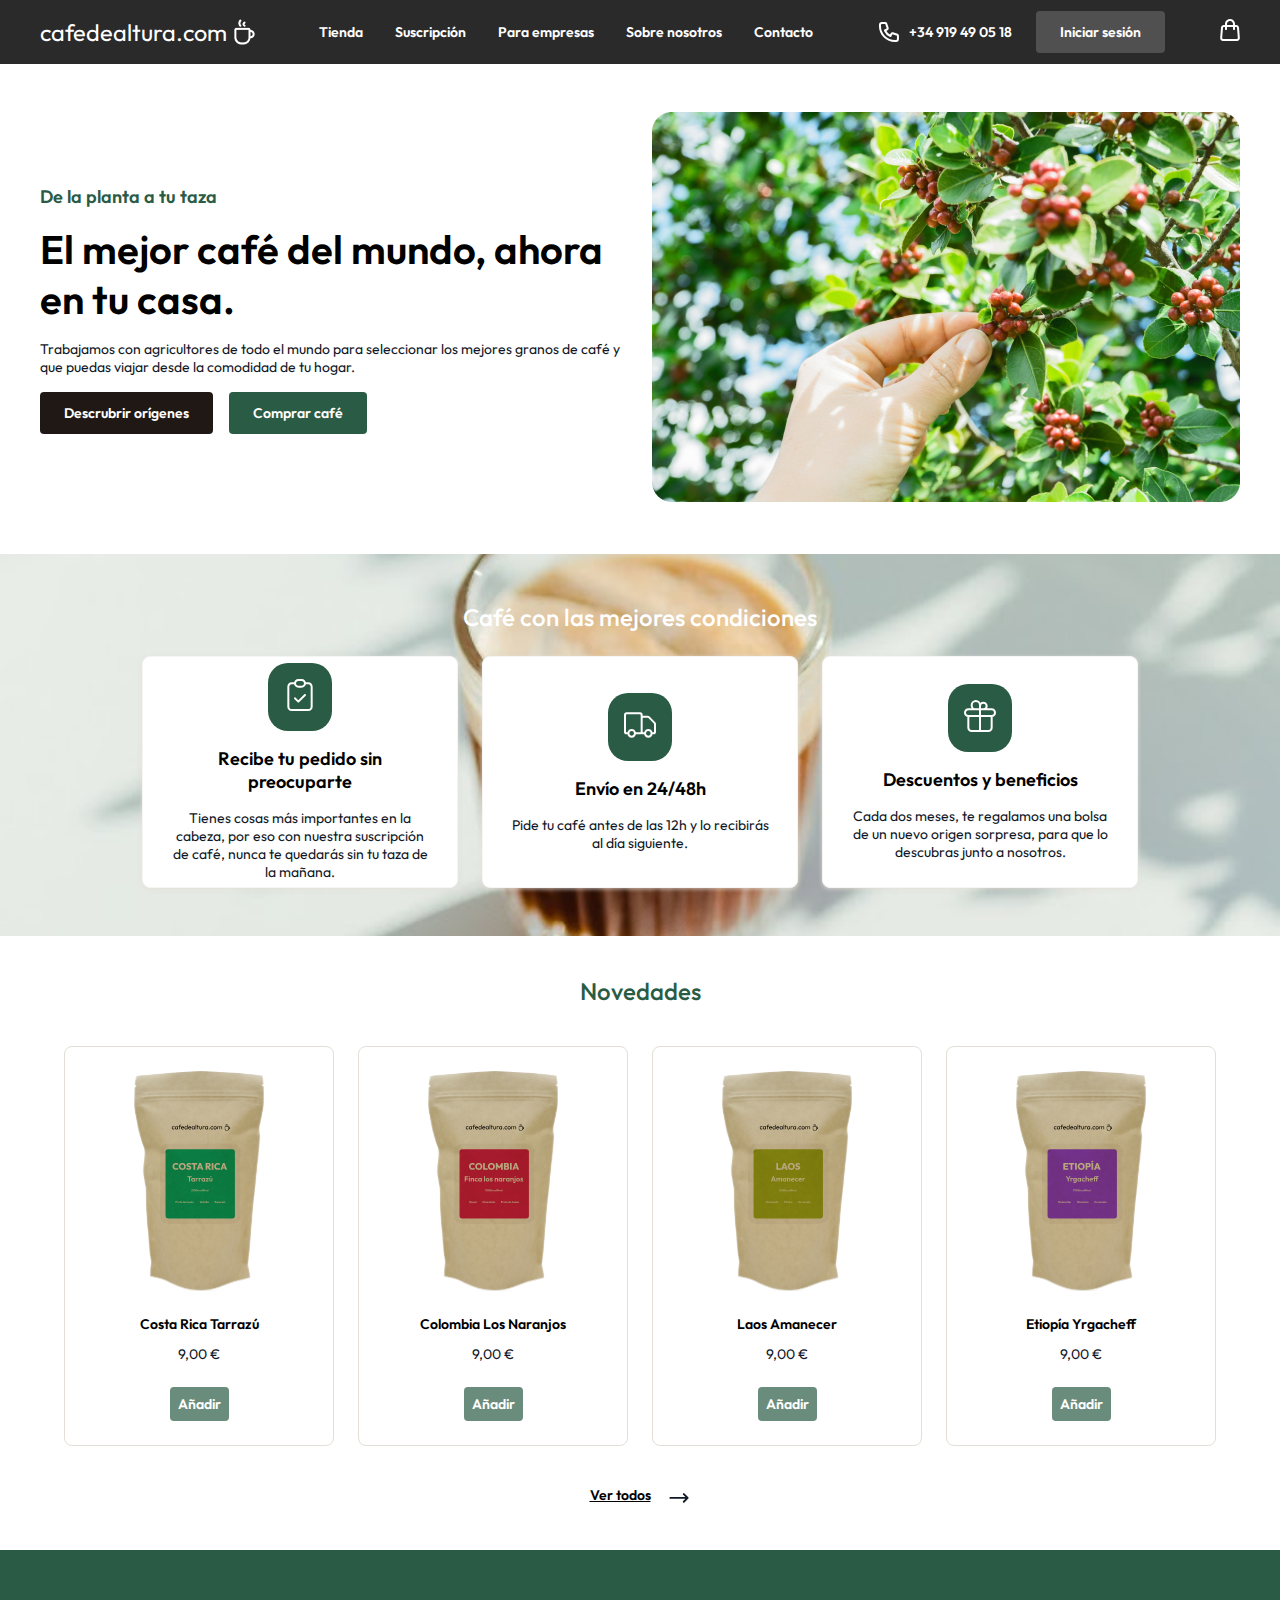
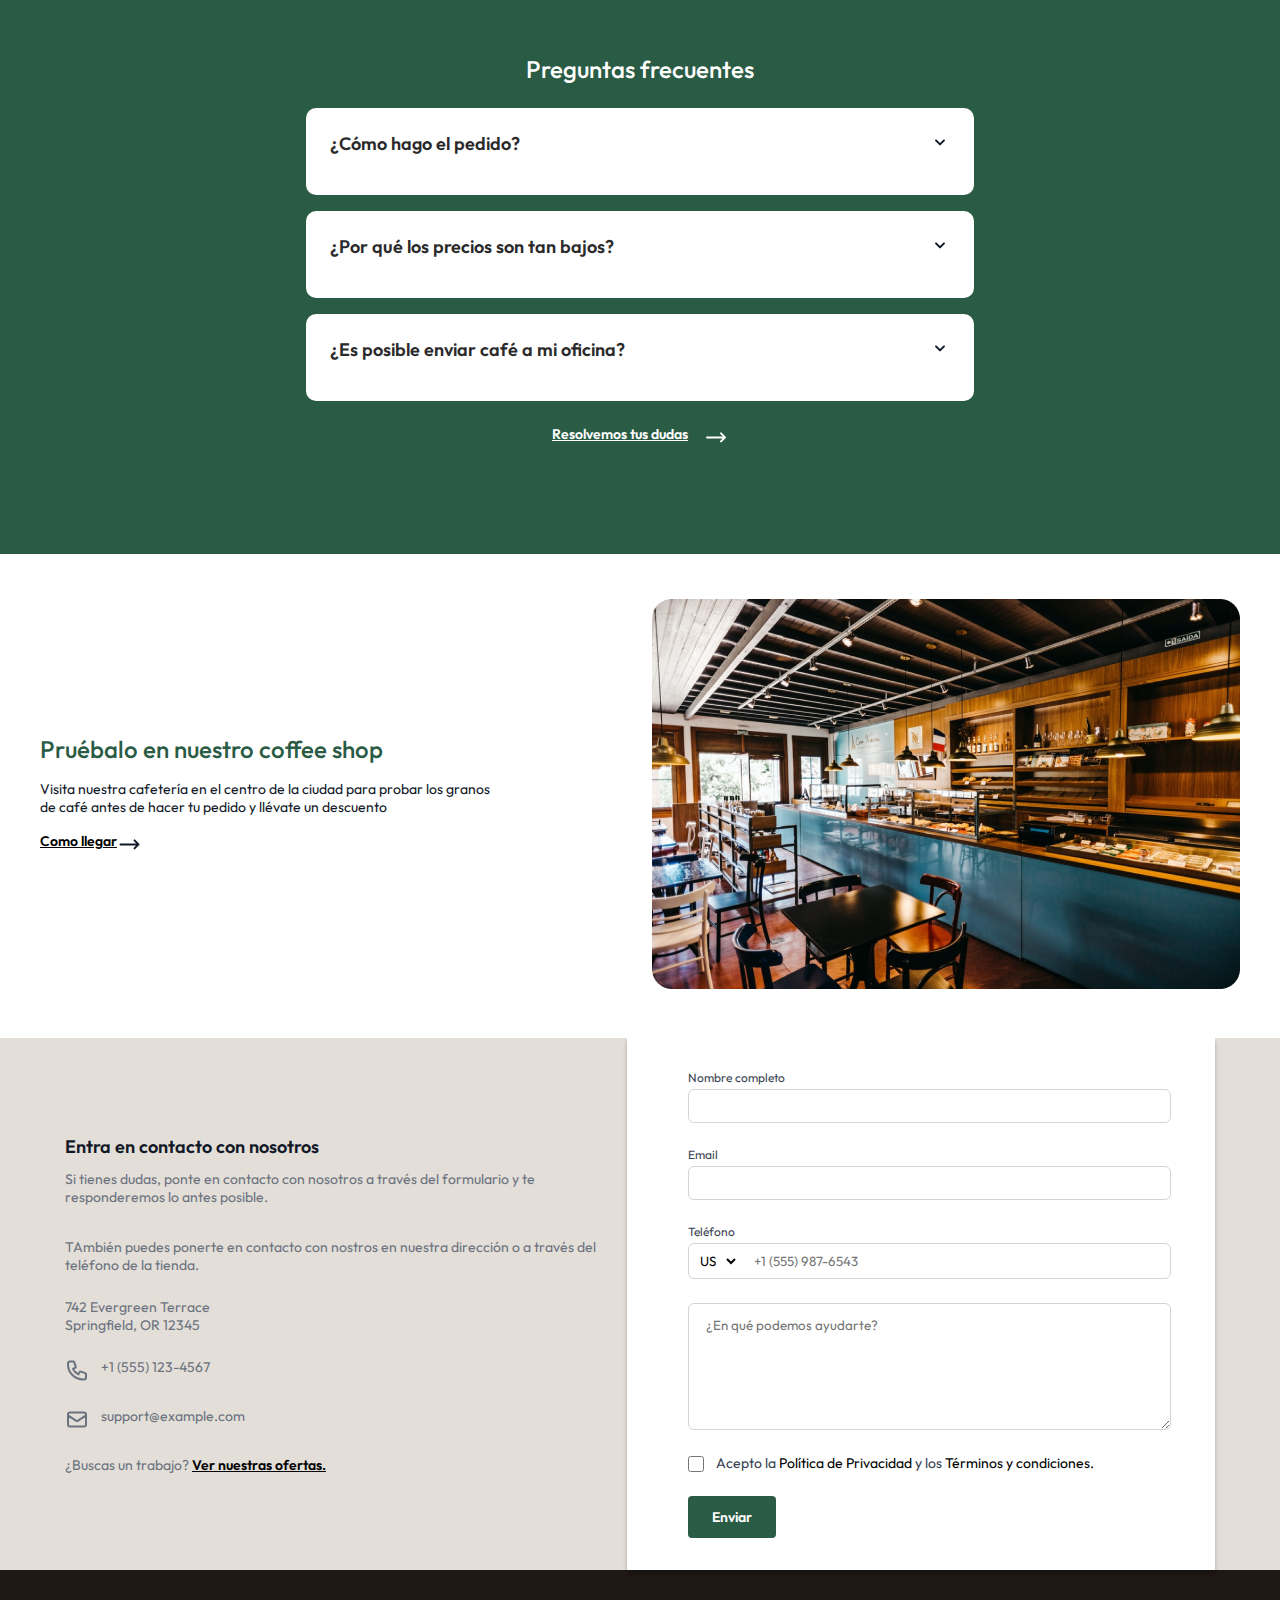
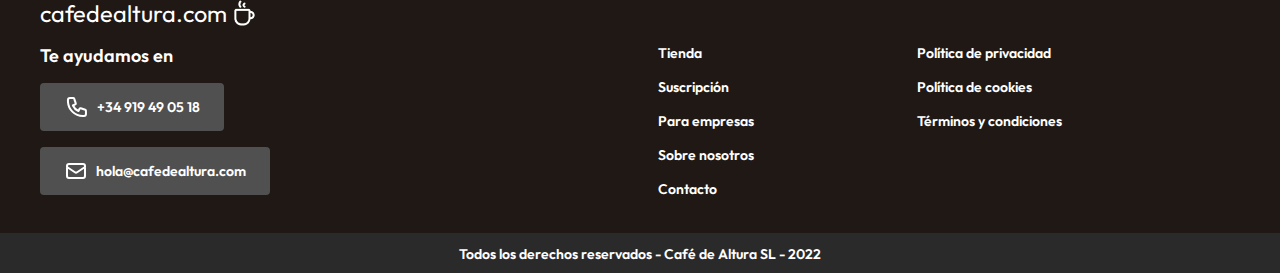
<file: index.html>
<!DOCTYPE html>
<html lang="en">
  <head>
    <meta charset="UTF-8" />
    <meta name="viewport" content="width=device-width, initial-scale=1.0" />
    <link rel="preconnect" href="https://fonts.googleapis.com" />
    <link rel="preconnect" href="https://fonts.gstatic.com" crossorigin />
    <link
      href="https://fonts.googleapis.com/css2?family=Outfit&display=swap"
      rel="stylesheet"
    />
    <link rel="stylesheet" href="style.css" />
    <title>Café de Altura</title>
  </head>
  <body>
    <!-- ------------------------------------------------- NAVBAR SECTION --------------------------------------------- -->
    <header class="display-flex header">
      <nav class="navbar display-flex">
        <figure class="navbar-logo display-flex">
          <a href="index.html"><h4 class="logo">cafedealtura.com</h4></a>
          <img src="assets/icons/ps_coffee-hot.png" alt="logo icon" />
        </figure>

        <ul class="display-flex">
          <li>
            <a href="tienda.html"><button>Tienda</button></a>
          </li>

          <li>
            <a href=""><button>Suscripción</button></a>
          </li>

          <li>
            <a href=""><button>Para empresas</button></a>
          </li>

          <li>
            <a href=""><button>Sobre nosotros</button></a>
          </li>

          <li>
            <a href=""><button>Contacto</button></a>
          </li>
        </ul>

        <div class="navbar-number-and-login display-flex">
          <figure class="display-flex">
            <img src="assets/icons/Phone.svg" alt="phone icon" />
            <p class="phone-number">+34 919 49 05 18</p>
          </figure>

          <a href=""><button>Iniciar sesión</button></a>
        </div>

        <figure class="cart-icon display-flex">
          <a href="cesta.html"
            ><img src="assets/icons/cart-bag-icon.png" alt="cart icon"
          /></a>
        </figure>
      </nav>
    </header>

    <!-- ------------------------------------------------- MAIN SECTION (HERO)--------------------------------------------- -->

    <section class="main-section">
      <main class="wrapper display-flex">
        <article class="main-left-info display-flex">
          <h3>De la planta a tu taza</h3>
          <h1>El mejor café del mundo, ahora en tu casa.</h1>
          <p>
            Trabajamos con agricultores de todo el mundo para seleccionar los
            mejores granos de café y que puedas viajar desde la comodidad de tu
            hogar.
          </p>
          <div class="main-buttons display-flex">
            <a href="">
              <button class="black-button">Descrubrir orígenes</button>
            </a>
            <a href="tienda.html">
              <button class="green-button">Comprar café</button>
            </a>
          </div>
        </article>
        <figure class="main-image">
          <img
            src="assets/images/Hero image.png"
            alt="a hand taking coffe from a tree"
          />
        </figure>
      </main>
    </section>

    <!-- ------------------------------------------------- CONDITIONS SECTION (CARDS)--------------------------------------------- -->

    <section class="display-flex conditions-section">
      <h2 class="white-h2">Café con las mejores condiciones</h2>
      <div class="display-flex cards-container">
        <article class="display-flex condition-cards">
          <figure class="condition-cards-icon">
            <img src="assets/icons/Clipboard check.svg" alt="" />
          </figure>
          <h3>Recibe tu pedido sin preocuparte</h3>
          <p>
            Tienes cosas más importantes en la cabeza, por eso con nuestra
            suscripción de café, nunca te quedarás sin tu taza de la mañana.
          </p>
        </article>

        <article class="display-flex condition-cards">
          <figure class="condition-cards-icon">
            <img src="assets/icons/Truck.svg" alt="" />
          </figure>
          <h3>Envío en 24/48h</h3>
          <p>Pide tu café antes de las 12h y lo recibirás al día siguiente.</p>
        </article>

        <article class="display-flex condition-cards">
          <figure class="condition-cards-icon">
            <img src="assets/icons/Gift.svg" alt="" />
          </figure>
          <h3>Descuentos y beneficios</h3>
          <p>
            Cada dos meses, te regalamos una bolsa de un nuevo origen sorpresa,
            para que lo descubras junto a nosotros.
          </p>
        </article>
      </div>
    </section>

    <!-- ------------------------------------------------- NEW PEODUCTS SECTION (CARDS)--------------------------------------------- -->

    <section class="display-flex new-products-section">
      <h2>Novedades</h2>

      <div class="display-flex products-container">
        <!-- ------------- COFFE CARD 1 ------------------- -->
        <div class="display-flex new-product-container">
          <figure class="display-flex coffe-bag">
            <img src="assets/images/bag1.svg" alt="" />
          </figure>

          <figcaption class="display-flex">
            <h5>Costa Rica Tarrazú</h5>
            <p>9,00 €</p>
          </figcaption>
          <a href=""><button>Añadir</button></a>
        </div>
        <!-- ------------- COFFE CARD 2 ------------------- -->
        <div class="display-flex new-product-container">
          <figure class="display-flex coffe-bag">
            <img src="assets/images/bag2.svg" alt="" />
          </figure>
          <figcaption class="display-flex">
            <h5>Colombia Los Naranjos</h5>
            <p>9,00 €</p>
          </figcaption>
          <a href=""><button>Añadir</button></a>
        </div>
        <!-- ------------- COFFE CARD 3 ------------------- -->
        <div class="display-flex new-product-container">
          <figure class="display-flex coffe-bag">
            <img src="assets/images/bag3.svg" alt="" />
          </figure>
          <figcaption class="display-flex">
            <h5>Laos Amanecer</h5>
            <p>9,00 €</p>
          </figcaption>
          <a href=""><button>Añadir</button></a>
        </div>
        <!-- ------------- COFFE CARD 4 ------------------- -->
        <div class="display-flex new-product-container">
          <figure class="display-flex coffe-bag">
            <img src="assets/images/bag4.svg" alt="" />
          </figure>
          <figcaption class="display-flex">
            <h5>Etiopía Yrgacheff</h5>
            <p>9,00 €</p>
          </figcaption>
          <a href=""><button>Añadir</button></a>
        </div>
      </div>
      <footer class="display-flex new-product-footer">
        <a href="tienda.html" class="footer-link">Ver todos</a>
        <img src="assets/icons/Arrow narrow right.svg" alt="" />
      </footer>
    </section>

    <!-- ------------------------------------------------- FAQ SECTION --------------------------------------------- -->

    <section class="display-flex faq-section">
      <header>
        <h2 class="white-h2">Preguntas frecuentes</h2>
      </header>

      <div class="display-flex faq-container">
        <article class="display-flex">
          <div class="display-flex question-title">
            <h3>¿Cómo hago el pedido?</h3>
            <button
              class="arrow-button answer-button-1 faq-button-hover"
              type="button"
            ></button>
          </div>

          <div class="display-flex flex-column answers answer-1">
            <img src="assets/images/Divider.jpg" alt="" />

            <p class="faq-answers">
              Selecciona el café que desees probar y completa el proceso de
              compra. Si lo prefieres, te preguntaremos cada cuánto quieres que
              te lo mandemos a casa y así nunca te quedarás sin café.
            </p>
          </div>
        </article>

        <article class="display-flex">
          <div class="display-flex question-title">
            <h3>¿Por qué los precios son tan bajos?</h3>
            <button class="arrow-button answer-2"></button>
          </div>

          <div class="display-flex flex-column answers answer-2">
            <img src="assets/images/Divider.jpg" alt="" />
            <p class="faq-answers">
              Viajamos constantemente para encontrar los mejores granos y a los
              agricultores más exigentes. Si podemos ofrecerte estos precios es
              porque tratamos directamente con los productores de café, sin
              intermediarios. Así obtenemos el mejor precio para ti y la persona
              que está detrás de los granos de café recibe el mayor beneficio
              posible.
            </p>
          </div>
        </article>

        <article class="display-flex">
          <div class="display-flex question-title">
            <h3>¿Es posible enviar café a mi oficina?</h3>
            <button class="arrow-button answer-3"></button>
          </div>

          <div class="display-flex flex-column answers answer-2">
            <img src="assets/images/Divider.jpg" alt="" />
            <p class="faq-answers">
              Lorem ipsum dolor sit amet consectetur adipisicing elit. Quidem,
              autem corrupti. Rerum, aliquid, nobis aspernatur culpa quo dolores
              molestias deserunt maxime sapiente tempora delectus distinctio
              atque quam dolor, nostrum tenetur.
            </p>
          </div>
        </article>
      </div>

      <footer class="display-flex">
        <a class="footer-link" href="">Resolvemos tus dudas</a>
        <img src="assets/icons/Arrow narrow right white.svg" alt="" />
      </footer>
      <!-- </div> -->
    </section>

    <!-- ------------------------------------------------- TASTE SECTION --------------------------------------------- -->

    <section class="displa-flex taste-section">
      <div class="display-flex taste-container">
        <aside class="display-flex">
          <h2>Pruébalo en nuestro coffee shop</h2>
          <p>
            Visita nuestra cafetería en el centro de la ciudad para probar los
            granos de café antes de hacer tu pedido y llévate un descuento
          </p>
          <footer class="display-flex">
            <a class="footer-link" href="">Como llegar</a>
            <img src="assets/icons/Arrow narrow right.svg" alt="" />
          </footer>
        </aside>

        <figure>
          <img src="assets/images/Hero image taste.png" alt="" />
        </figure>
      </div>
    </section>

    <!-- ------------------------------------------------- SPLIT TWO TONES SECTION --------------------------------------------- -->

    <section class="display-flex split-tones-section">
      <div class="display-flex split-container">
        <article class="display-flex flex-column">
          <div class="display-flex flex-column title">
            <h3>Entra en contacto con nosotros</h3>
            <p>
              Si tienes dudas, ponte en contacto con nosotros a través del
              formulario y te responderemos lo antes posible.
            </p>
          </div>

          <div class="display-flex flex-column information-container">
            <p>
              TAmbién puedes ponerte en contacto con nostros en nuestra
              dirección o a través del teléfono de la tienda.
            </p>

            <div class="display-flex flex-column address">
              <p>742 Evergreen Terrace</p>
              <p>Springfield, OR 12345</p>
            </div>

            <div class="display-flex phone-number">
              <img src="assets/icons/Phone-grey.svg" alt="" />
              <p>+1 (555) 123-4567</p>
            </div>

            <div class="display-flex support-mail">
              <img src="assets/icons/Mail-icon.svg" alt="" />
              <p>support@example.com</p>
            </div>

            <p>
              ¿Buscas un trabajo?
              <a class="footer-link" href="">Ver nuestras ofertas.</a>
            </p>
          </div>
        </article>

        <aside class="display-flex form-container">
          <form class="display-flex flex-column" action="">
            <div class="display-flex flex-column input-gap">
              <label for="">Nombre completo</label>
              <input class="form-inputs" type="text" />
            </div>

            <div class="display-flex flex-column input-gap">
              <label for="">Email</label>
              <input class="form-inputs" type="text" />
            </div>

            <div class="display-flex flex-column input-gap">
              <label for="">Teléfono</label>

              <div
                class="display-flex form-inputs number-focus phone-information"
              >
                <select class="phone-cod-selection" id="country" name="country">
                  <option>ES</option>
                  <option selected>US</option>
                </select>

                <input
                  class="number-input number-focus"
                  type="tel"
                  placeholder="+1 (555) 987-6543"
                />
              </div>
            </div>

            <div class="display-flex flex-column">
              <label for=""> </label>
              <textarea
                class="form-inputs"
                name=""
                id=""
                cols="60"
                rows="7"
                placeholder="¿En qué podemos ayudarte?"
              ></textarea>
            </div>

            <div class="display-flex privacy-info">
              <input class="form-checkbox" type="checkbox" />
              <p>
                Acepto la <a href="">Política de Privacidad</a> y los
                <a href="">Términos y condiciones.</a>
              </p>
            </div>
            <div class="form-button">
              <button>Enviar</button>
            </div>
          </form>
        </aside>
      </div>
    </section>

    <!-- ------------------------------------------------- FOOTER SECTION --------------------------------------------- -->

    <section class="display-flex flex-column page-footer">
      <article class="display-flex flex-column footer-info-container">
        <figure class="navbar-logo display-flex">
          <a href="index.html"><h4 class="logo">cafedealtura.com</h4></a>
          <img src="assets/icons/ps_coffee-hot.png" alt="logo icon" />
        </figure>

        <div class="display-flex footer-info">
          <div class="display-flex flex-column footer-support">
            <h3>Te ayudamos en</h3>
            <a href="">
              <button>
                <figure class="display-flex">
                  <img src="assets/icons/Phone.svg" alt="phone icon" />
                  <p class="phone-number">+34 919 49 05 18</p>
                </figure>
              </button>
            </a>

            <a href="">
              <button>
                <figure class="display-flex">
                  <img src="assets/icons/Mail-white.svg" alt="mail icon" />
                  <p class="">hola@cafedealtura.com</p>
                </figure>
              </button>
            </a>
          </div>

          <div class="display-flex footer-column column-1">
            <ul class="display-flex flex-column">
              <li>
                <a href="tienda.html">Tienda</a>
              </li>

              <li>
                <a href="">Suscripción</a>
              </li>

              <li>
                <a href="">Para empresas</a>
              </li>

              <li>
                <a href="">Sobre nosotros</a>
              </li>

              <li>
                <a href="">Contacto</a>
              </li>
            </ul>
          </div>

          <div class="display-flex footer-column column-2">
            <ul class="display-flex flex-column">
              <li>
                <a href="">Política de privacidad</a>
              </li>

              <li>
                <a href="">Política de cookies</a>
              </li>

              <li>
                <a href="">Términos y condiciones</a>
              </li>
            </ul>
          </div>
        </div>
      </article>
      <footer class="display-flex copyright-footer">
        <p>Todos los derechos reservados - Café de Altura SL - 2022</p>
      </footer>
    </section>
  </body>
</html>
</file>
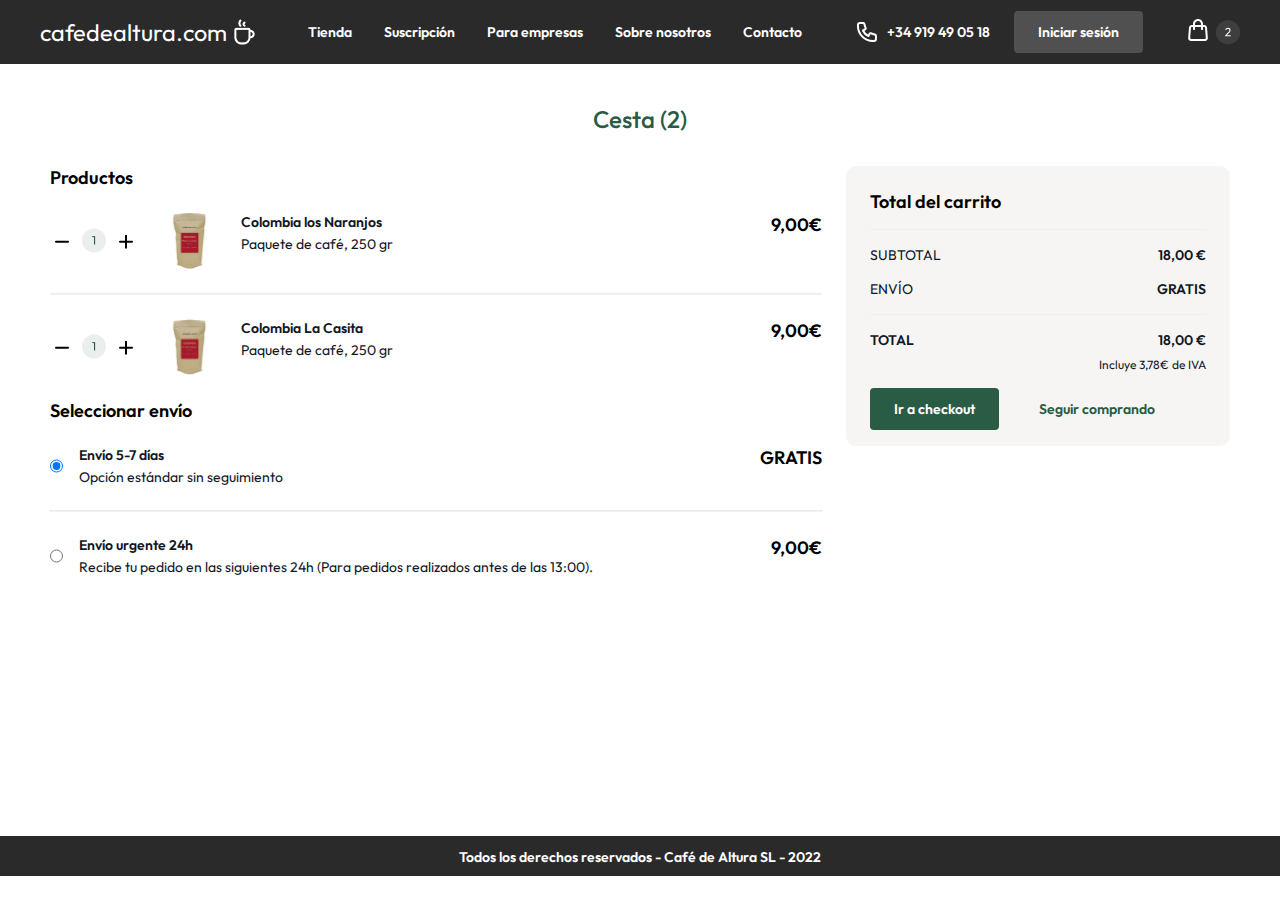
<file: cesta.html>
<!DOCTYPE html>
<html lang="en">
  <head>
    <meta charset="UTF-8" />
    <meta name="viewport" content="width=device-width, initial-scale=1.0" />
    <link rel="preconnect" href="https://fonts.googleapis.com" />
    <link rel="preconnect" href="https://fonts.gstatic.com" crossorigin />
    <link
      href="https://fonts.googleapis.com/css2?family=Outfit&display=swap"
      rel="stylesheet"
    />
    <link rel="stylesheet" href="style.css" />
    <title>Café de Altura / Cesta</title>
  </head>
  <body>
    <!-- ------------------------------------------------- NAVBAR SECTION --------------------------------------------- -->
    <header class="display-flex header">
      <nav class="navbar display-flex">
        <figure class="navbar-logo display-flex">
          <a href="index.html"><h4 class="logo">cafedealtura.com</h4></a>
          <img src="assets/icons/ps_coffee-hot.png" alt="logo icon" />
        </figure>

        <ul class="display-flex">
          <li>
            <a href="tienda.html"><button>Tienda</button></a>
          </li>

          <li>
            <a href=""><button>Suscripción</button></a>
          </li>

          <li>
            <a href=""><button>Para empresas</button></a>
          </li>

          <li>
            <a href=""><button>Sobre nosotros</button></a>
          </li>

          <li>
            <a href=""><button>Contacto</button></a>
          </li>
        </ul>

        <div class="navbar-number-and-login display-flex">
          <figure class="display-flex">
            <img src="assets/icons/Phone.svg" alt="phone icon" />
            <p class="phone-number">+34 919 49 05 18</p>
          </figure>

          <a href=""><button>Iniciar sesión</button></a>
        </div>

        <figure class="cart-icon display-flex">
          <a href="cesta.html"
            ><img src="assets/icons/cart-bag-icon.png" alt="cart icon"
          /></a>
          <img src="./assets/icons/cart-number.png" alt="" />
        </figure>
      </nav>
    </header>

    <!-- ------------------------------------------------- CART SECTION --------------------------------------------- -->

    <section class="display-flex flex-column cart-section">
      <h2>Cesta (2)</h2>

      <div class="display-flex cart-products-and-total-container">
        <main class="display-flex flex-column cart-products">
          <h3>Productos</h3>

          <div class="display-flex products">
            <div class="display-flex product-counter">
              <button class="minus-button"></button>
              <img src="assets/images/Counter.png" alt="" />
              <button class="plus-button"></button>
            </div>

            <figure class="display-flex product-img">
              <img src="assets/images/Coffee bag 1 cart.png" alt="" />
            </figure>
            <div class="display-flex flex-column product-column">
              <p class="product-name">Colombia los Naranjos</p>
              <p class="product-detail">Paquete de café, 250 gr</p>
            </div>

            <h3 class="product-price">9,00€</h3>
          </div>

          <img src="assets/images/Divider.jpg" alt="" class="divider-line" />

          <div class="display-flex products">
            <div class="display-flex product-counter">
              <button class="minus-button"></button>

              <img src="assets/images/Counter.png" alt="" />

              <button class="plus-button"></button>
            </div>

            <figure class="display-flex product-img">
              <img src="assets/images/Coffee bag 2 cart.png" alt="" />
            </figure>
            <div class="display-flex flex-column product-column">
              <p class="product-name">Colombia La Casita</p>
              <p class="product-detail">Paquete de café, 250 gr</p>
            </div>

            <h3 class="product-price">9,00€</h3>
          </div>

          <h3 class="shipping-selection-title">Seleccionar envío</h3>

          <div class="display-flex free-shipping-option">
            <input type="radio" name="shipping" id="" checked />
            <div class="display-flex flex-column shipping-days">
              <p class="free shipping-time">Envío 5-7 días</p>
              <p class="free shipping-detail">
                Opción estándar sin seguimiento
              </p>
            </div>
            <h3>GRATIS</h3>
          </div>

          <img src="assets/images/Divider.jpg" alt="" class="divider-line" />

          <div class="display-flex urgent-shipping-option">
            <input type="radio" name="shipping" id="" />
            <div class="display-flex flex-column shipping-days">
              <p class="urgent shipping-time">Envío urgente 24h</p>
              <p class="urgent shipping-detail">
                Recibe tu pedido en las siguientes 24h (Para pedidos realizados
                antes de las 13:00).
              </p>
            </div>
            <h3>9,00€</h3>
          </div>
        </main>

        <aside class="display-flex flex-column cart-total-container">
          <div class="display-flex flex-column cart-amounts">
            <h3>Total del carrito</h3>
            <img
              src="assets/images/Divider.jpg"
              alt=""
              class="divider-line-total"
            />
            <div class="display-flex flex-space-between subtotal-container">
              <p>SUBTOTAL</p>
              <p class="amount weight-600-text">18,00 €</p>
            </div>

            <div class="display-flex flex-space-between shipping-container">
              <p>ENVÍO</p>
              <p class="amount weight-600-text">GRATIS</p>
            </div>
            <img
              src="assets/images/Divider.jpg"
              alt=""
              class="divider-line-total"
            />
            <div class="display-flex flex-space-between">
              <p class="weight-600-text">TOTAL</p>
              <div class="display-flex flex-column total-payment">
                <p class="amount weight-600-text">18,00 €</p>
                <p class="iva-amount">Incluye 3,78€ de IVA</p>
              </div>
            </div>
          </div>

          <div class="display-flex total-buttons">
            <a href="checkout.html"
              ><button class="checkout-button">Ir a checkout</button></a
            >
            <a href="tienda.html"
              ><button class="keep-shopping-button">Seguir comprando</button></a
            >
          </div>
        </aside>
      </div>
    </section>

    <footer class="display-flex copyright-footer">
      <p>Todos los derechos reservados - Café de Altura SL - 2022</p>
    </footer>
  </body>
</html>
</file>
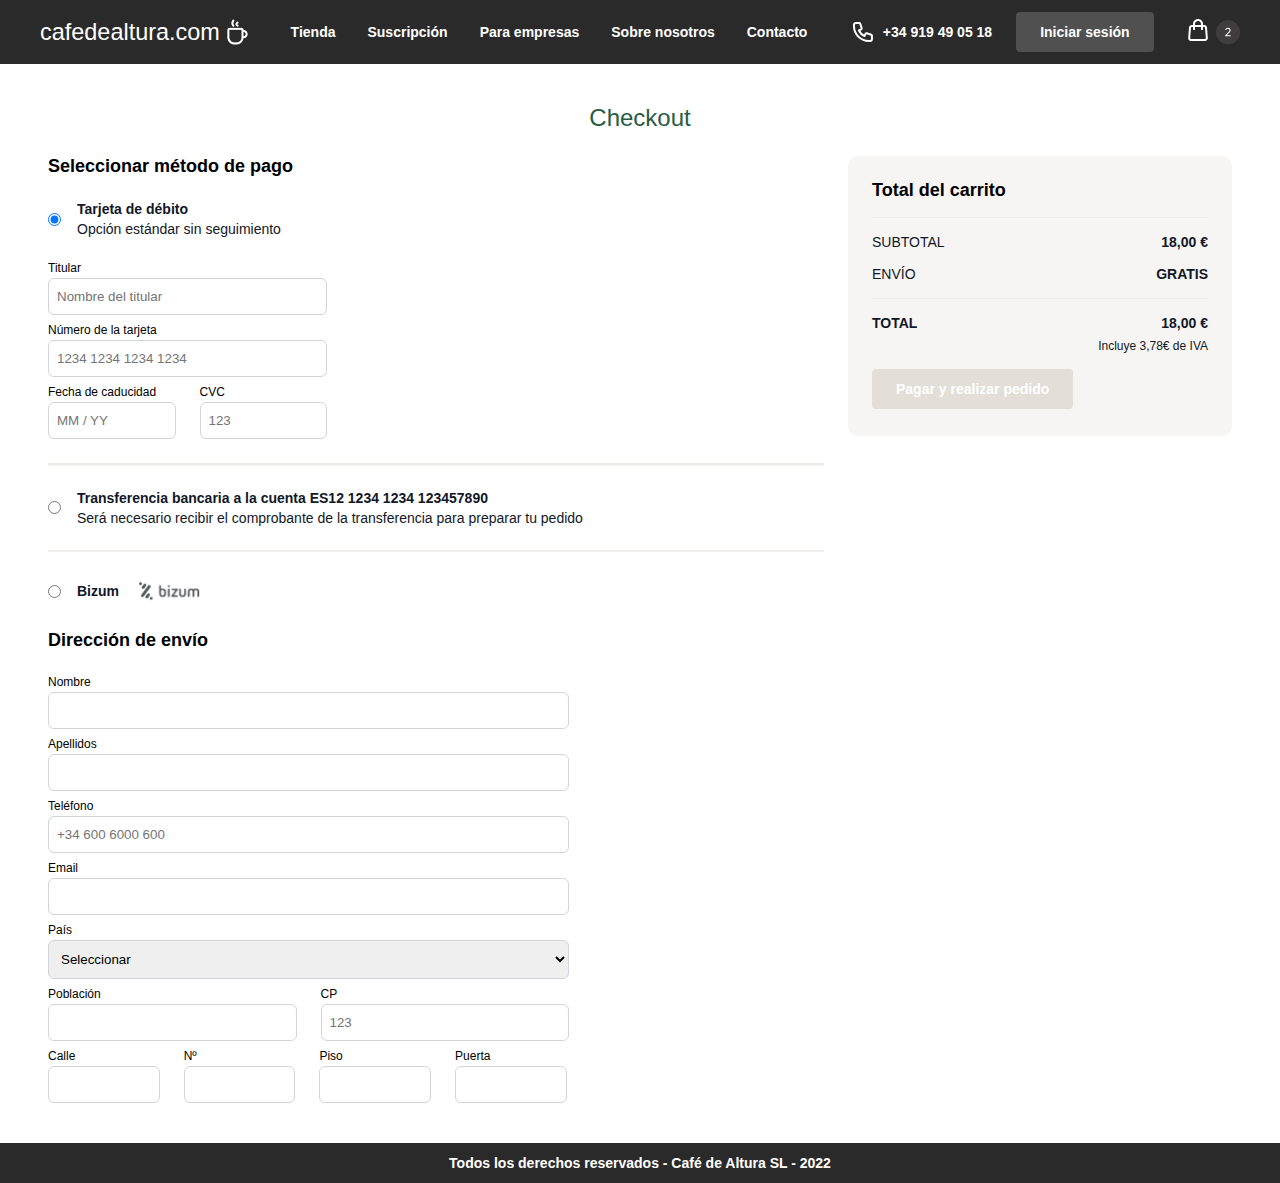
<file: checkout.html>
<!DOCTYPE html>
<html lang="en">
  <head>
    <meta charset="UTF-8" />
    <meta name="viewport" content="width=device-width, initial-scale=1.0" />
    <title>Document</title>
    <link rel="stylesheet" href="./style.css" />
  </head>
  <body class="font-body">
    <!-- ------------------------------------------------- NAVBAR SECTION --------------------------------------------- -->
    <header class="display-flex header">
      <nav class="navbar display-flex">
        <figure class="navbar-logo display-flex">
          <a href="index.html"><h4 class="logo">cafedealtura.com</h4></a>
          <img src="assets/icons/ps_coffee-hot.png" alt="logo icon" />
        </figure>

        <ul class="display-flex">
          <li>
            <a href="tienda.html"><button>Tienda</button></a>
          </li>

          <li>
            <a href=""><button>Suscripción</button></a>
          </li>

          <li>
            <a href=""><button>Para empresas</button></a>
          </li>

          <li>
            <a href=""><button>Sobre nosotros</button></a>
          </li>

          <li>
            <a href=""><button>Contacto</button></a>
          </li>
        </ul>

        <div class="navbar-number-and-login display-flex">
          <figure class="display-flex">
            <img src="assets/icons/Phone.svg" alt="phone icon" />
            <p class="phone-number">+34 919 49 05 18</p>
          </figure>

          <a href=""><button>Iniciar sesión</button></a>
        </div>

        <figure class="cart-icon display-flex">
          <a href="cesta.html"
            ><img src="assets/icons/cart-bag-icon.png" alt="cart icon"
          /></a>
          <img src="assets/icons/cart-number.png" alt="" />
        </figure>
      </nav>
    </header>
    <!-- ----------------------------------------------- CHECKOUT SECTION -------------------------------------------------  -->

    <section class="checkout-section display-flex flex-column">
      <h2 class="checkout-title">Checkout</h2>

      <div class="display-flex forms-and-total-container">
        <main class="display-flex flex-column checkout-main-container">
          <h3 class="">Seleccionar método de pago</h3>
          <div class="display-flex pay-option">
            <input type="radio" name="forma-de-pago" checked />
            <div class="display-flex flex-column pay-information">
              <p class="form-bold-title">Tarjeta de débito</p>
              <p class="">Opción estándar sin seguimiento</p>
            </div>
            <div class="price-square"></div>
          </div>

          <form class="display-flex flex-column first-form-cheackout" action="">
            <label class="display-flex flex-column" for=""
              >Titular
              <input
                class="form-inputs checkout-form-inputs"
                type="text"
                placeholder="Nombre del titular"
              />
            </label>
            <label class="display-flex flex-column" for=""
              >Número de la tarjeta
              <input
                class="form-inputs checkout-form-inputs"
                type="text"
                placeholder="1234 1234 1234 1234"
              />
            </label>
            <div class="display-flex card-information">
              <label class="display-flex flex-column card-details" for=""
                >Fecha de caducidad
                <input
                  class="form-inputs checkout-form-inputs"
                  type="text"
                  placeholder="MM / YY"
                />
              </label>

              <label class="display-flex flex-column card-details" for=""
                >CVC
                <input
                  class="form-inputs checkout-form-inputs"
                  type="text"
                  placeholder="123"
                />
              </label>
            </div>
          </form>

          <img
            class="checkout-divider"
            src="./assets/images/Divider.jpg"
            alt=""
          />

          <div class="display-flex pay-option">
            <input class="" type="radio" name="forma-de-pago" />
            <div class="display-flex flex-column pay-information">
              <p class="form-bold-title">
                Transferencia bancaria a la cuenta ES12 1234 1234 123457890
              </p>
              <p class="">
                Será necesario recibir el comprobante de la transferencia para
                preparar tu pedido
              </p>
            </div>
          </div>

          <img src="./assets/images/Divider.jpg" alt="" />

          <div class="display-flex pay-option">
            <input type="radio" name="forma-de-pago" />
            <p class="form-bold-title">Bizum</p>
            <img
              class="bizum-icon"
              src="./assets/icons/bizum icon.png"
              alt=""
            />
          </div>

          <h3 class="">Dirección de envío</h3>

          <form class="display-flex flex-column second-form-checkout" action="">
            <label class="" for=""
              >Nombre
              <input class="form-inputs checkout-form-inputs" type="text" />
            </label>

            <label class="" for=""
              >Apellidos
              <input class="form-inputs checkout-form-inputs" type="text" />
            </label>

            <label class="" for=""
              >Teléfono
              <input
                class="form-inputs checkout-form-inputs"
                type="tel"
                placeholder="+34 600 6000 600"
              />
            </label>

            <label for=""
              >Email
              <input class="form-inputs checkout-form-inputs" type="email" />
            </label>

            <label for=""
              >País
              <select class="form-inputs checkout-form-inputs" name="" id="">
                <option value="">Seleccionar</option>
                <option value="">Seleccion 1</option>
              </select>
            </label>

            <div class="display-flex card-information">
              <label class="address-details" for=""
                >Población
                <input class="form-inputs checkout-form-inputs" type="text" />
              </label>

              <label class="address-details" for=""
                >CP
                <input
                  class="form-inputs checkout-form-inputs"
                  type="text"
                  placeholder="123"
                />
              </label>
            </div>

            <div class="display-flex four-inputs-checkout fit-content">
              <label class="fit-content" for=""
                >Calle
                <input class="form-inputs checkout-form-inputs" type="text" />
              </label>

              <label class="fit-content" for=""
                >Nº
                <input class="form-inputs checkout-form-inputs" type="text" />
              </label>

              <label class="fit-content" for=""
                >Piso
                <input class="form-inputs checkout-form-inputs" type="text" />
              </label>

              <label class="fit-content" for=""
                >Puerta
                <input class="form-inputs checkout-form-inputs" type="text" />
              </label>
            </div>
          </form>
          <!-- </div> -->
        </main>

        <!-- ------------------------------- CART TOTAL --------------------------  -->
        <aside class="display-flex flex-column cart-total-container">
          <div class="display-flex flex-column cart-amounts">
            <h3>Total del carrito</h3>
            <img
              src="assets/images/Divider.jpg"
              alt=""
              class="divider-line-total"
            />
            <div class="display-flex flex-space-between subtotal-container">
              <p>SUBTOTAL</p>
              <p class="amount weight-600-text">18,00 €</p>
            </div>

            <div class="display-flex flex-space-between shipping-container">
              <p>ENVÍO</p>
              <p class="amount weight-600-text">GRATIS</p>
            </div>
            <img
              src="assets/images/Divider.jpg"
              alt=""
              class="divider-line-total"
            />
            <div class="display-flex flex-space-between">
              <p class="weight-600-text">TOTAL</p>
              <div class="display-flex flex-column total-payment">
                <p class="amount weight-600-text">18,00 €</p>
                <p class="iva-amount">Incluye 3,78€ de IVA</p>
              </div>
            </div>
          </div>

          <a href="success.html"
            ><button class="checkout-button-page">
              Pagar y realizar pedido
            </button></a
          >
        </aside>
      </div>
    </section>
    <!-- -------------------------------- FOOTER ----------------------------------  -->
    <footer class="display-flex copyright-footer">
      <p>Todos los derechos reservados - Café de Altura SL - 2022</p>
    </footer>
  </body>
</html>
</file>
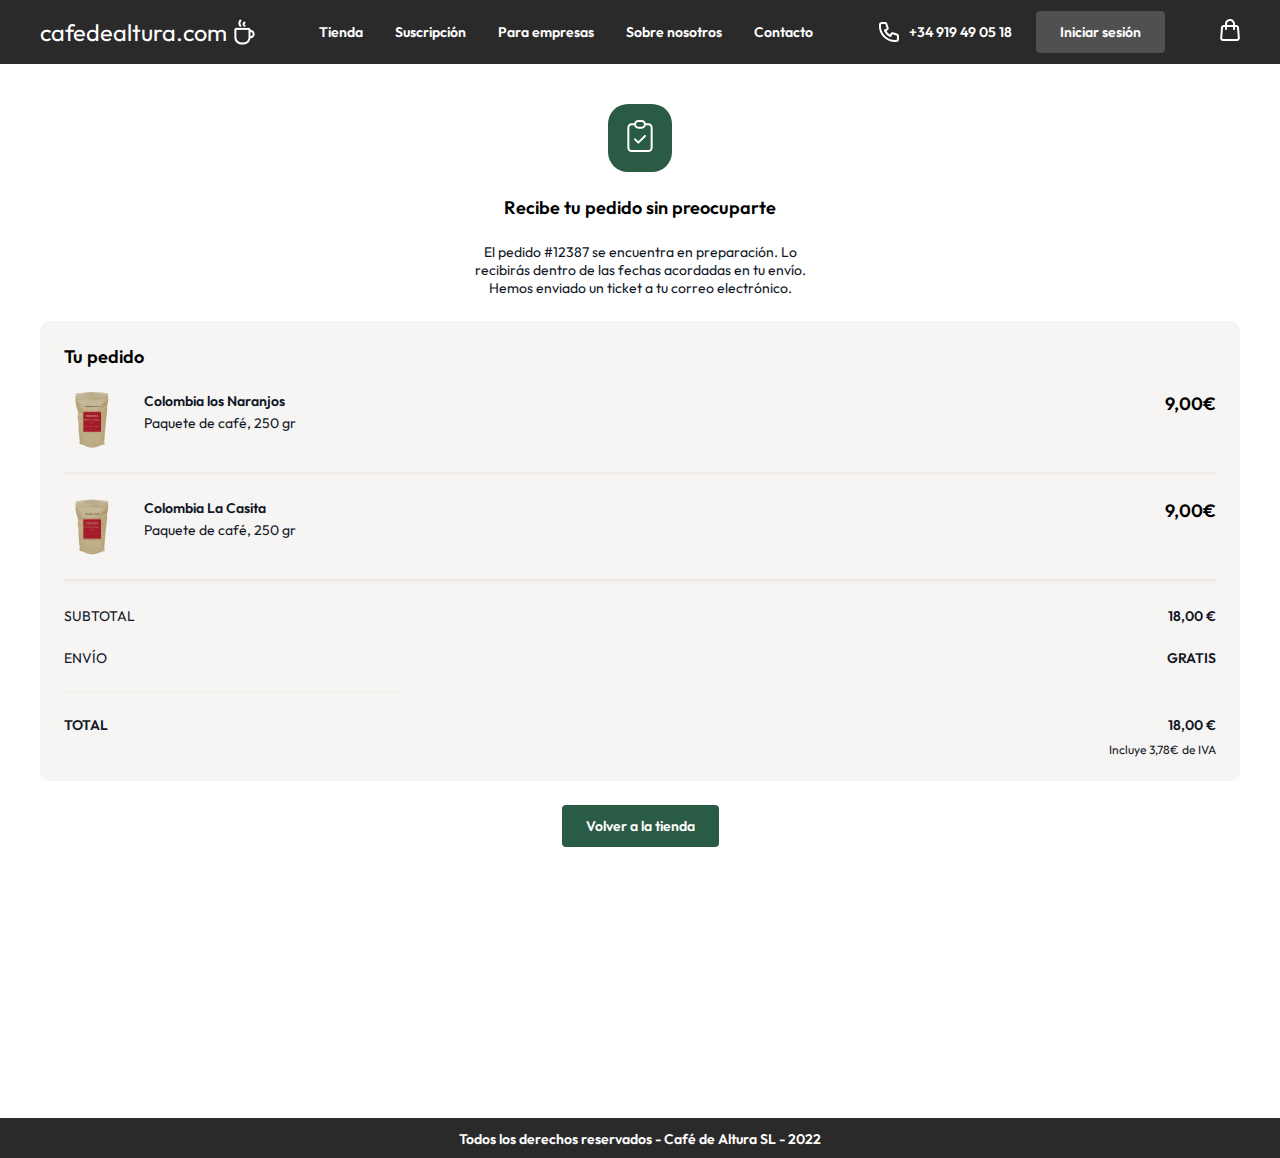
<file: success.html>
<!DOCTYPE html>
<html lang="en">
  <head>
    <meta charset="UTF-8" />
    <meta name="viewport" content="width=device-width, initial-scale=1.0" />
    <link rel="preconnect" href="https://fonts.googleapis.com" />
    <link rel="preconnect" href="https://fonts.gstatic.com" crossorigin />
    <link
      href="https://fonts.googleapis.com/css2?family=Outfit&display=swap"
      rel="stylesheet"
    />
    <link rel="stylesheet" href="style.css" />
    <title>Café de Altura</title>
  </head>
  <body>
    <!-- ------------------------------------------------- NAVBAR SECTION --------------------------------------------- -->
    <header class="display-flex header">
      <nav class="navbar display-flex">
        <figure class="navbar-logo display-flex">
          <a href="index.html"><h4 class="logo">cafedealtura.com</h4></a>
          <img src="assets/icons/ps_coffee-hot.png" alt="logo icon" />
        </figure>

        <ul class="display-flex">
          <li>
            <a href="tienda.html"><button>Tienda</button></a>
          </li>

          <li>
            <a href=""><button>Suscripción</button></a>
          </li>

          <li>
            <a href=""><button>Para empresas</button></a>
          </li>

          <li>
            <a href=""><button>Sobre nosotros</button></a>
          </li>

          <li>
            <a href=""><button>Contacto</button></a>
          </li>
        </ul>

        <div class="navbar-number-and-login display-flex">
          <figure class="display-flex">
            <img src="assets/icons/Phone.svg" alt="phone icon" />
            <p class="phone-number">+34 919 49 05 18</p>
          </figure>

          <a href=""><button>Iniciar sesión</button></a>
        </div>

        <figure class="cart-icon display-flex">
          <a href="cesta.html"
            ><img src="assets/icons/cart-bag-icon.png" alt="cart icon"
          /></a>
        </figure>
      </nav>
    </header>

    <!-- ------------------------------------------------- SUCCESS TITLE --------------------------------------------------  -->

    <section class="display-flex flex-column cards-container success-section">
      <article class="display-flex flex-column success-title">
        <figure class="condition-cards-icon">
          <img src="assets/icons/Clipboard check.svg" alt="" />
        </figure>
        <h3>Recibe tu pedido sin preocuparte</h3>
        <div class="success-content-title">
          <p>
            El pedido #12387 se encuentra en preparación. Lo recibirás dentro de
            las fechas acordadas en tu envío. Hemos enviado un ticket a tu
            correo electrónico.
          </p>
        </div>
      </article>

      <main class="display-flex flex-column cart-products success-products">
        <h3>Tu pedido</h3>

        <div class="display-flex success-products-line">
          <div class="display-flex left-success-products">
            <figure class="display-flex product-img">
              <img src="assets/images/Coffee bag 1 cart.png" alt="" />
            </figure>
            <div class="display-flex flex-column product-column">
              <p class="product-name">Colombia los Naranjos</p>
              <p class="product-detail">Paquete de café, 250 gr</p>
            </div>
          </div>
          <h3 class="product-price">9,00€</h3>
        </div>

        <img src="assets/images/Divider.jpg" alt="" class="divider-line" />

        <div class="display-flex success-products-line">
          <div class="display-flex left-success-products">
            <figure class="display-flex product-img">
              <img src="assets/images/Coffee bag 2 cart.png" alt="" />
            </figure>
            <div class="display-flex flex-column product-column">
              <p class="product-name">Colombia La Casita</p>
              <p class="product-detail">Paquete de café, 250 gr</p>
            </div>
          </div>

          <h3 class="product-price">9,00€</h3>
        </div>

        <img src="assets/images/Divider.jpg" alt="" class="divider-line" />

        <div class="display-flex flex-space-between subtotal-container">
          <p>SUBTOTAL</p>
          <p class="amount weight-600-text">18,00 €</p>
        </div>

        <div class="display-flex flex-space-between shipping-container">
          <p>ENVÍO</p>
          <p class="amount weight-600-text">GRATIS</p>
        </div>
        <img
          src="assets/images/Divider.jpg"
          alt=""
          class="divider-line-total"
        />
        <div class="display-flex flex-space-between">
          <p class="weight-600-text">TOTAL</p>
          <div class="display-flex flex-column total-payment">
            <p class="amount weight-600-text">18,00 €</p>
            <p class="iva-amount">Incluye 3,78€ de IVA</p>
          </div>
        </div>
      </main>

      <a href="tienda.html"
        ><button class="success-button-page">Volver a la tienda</button></a
      >
    </section>
    <!-- --------------------------------------------------- FOOTER -------------------------------------------------------  -->
    <footer class="display-flex copyright-footer">
      <p>Todos los derechos reservados - Café de Altura SL - 2022</p>
    </footer>
  </body>
</html>
</file>
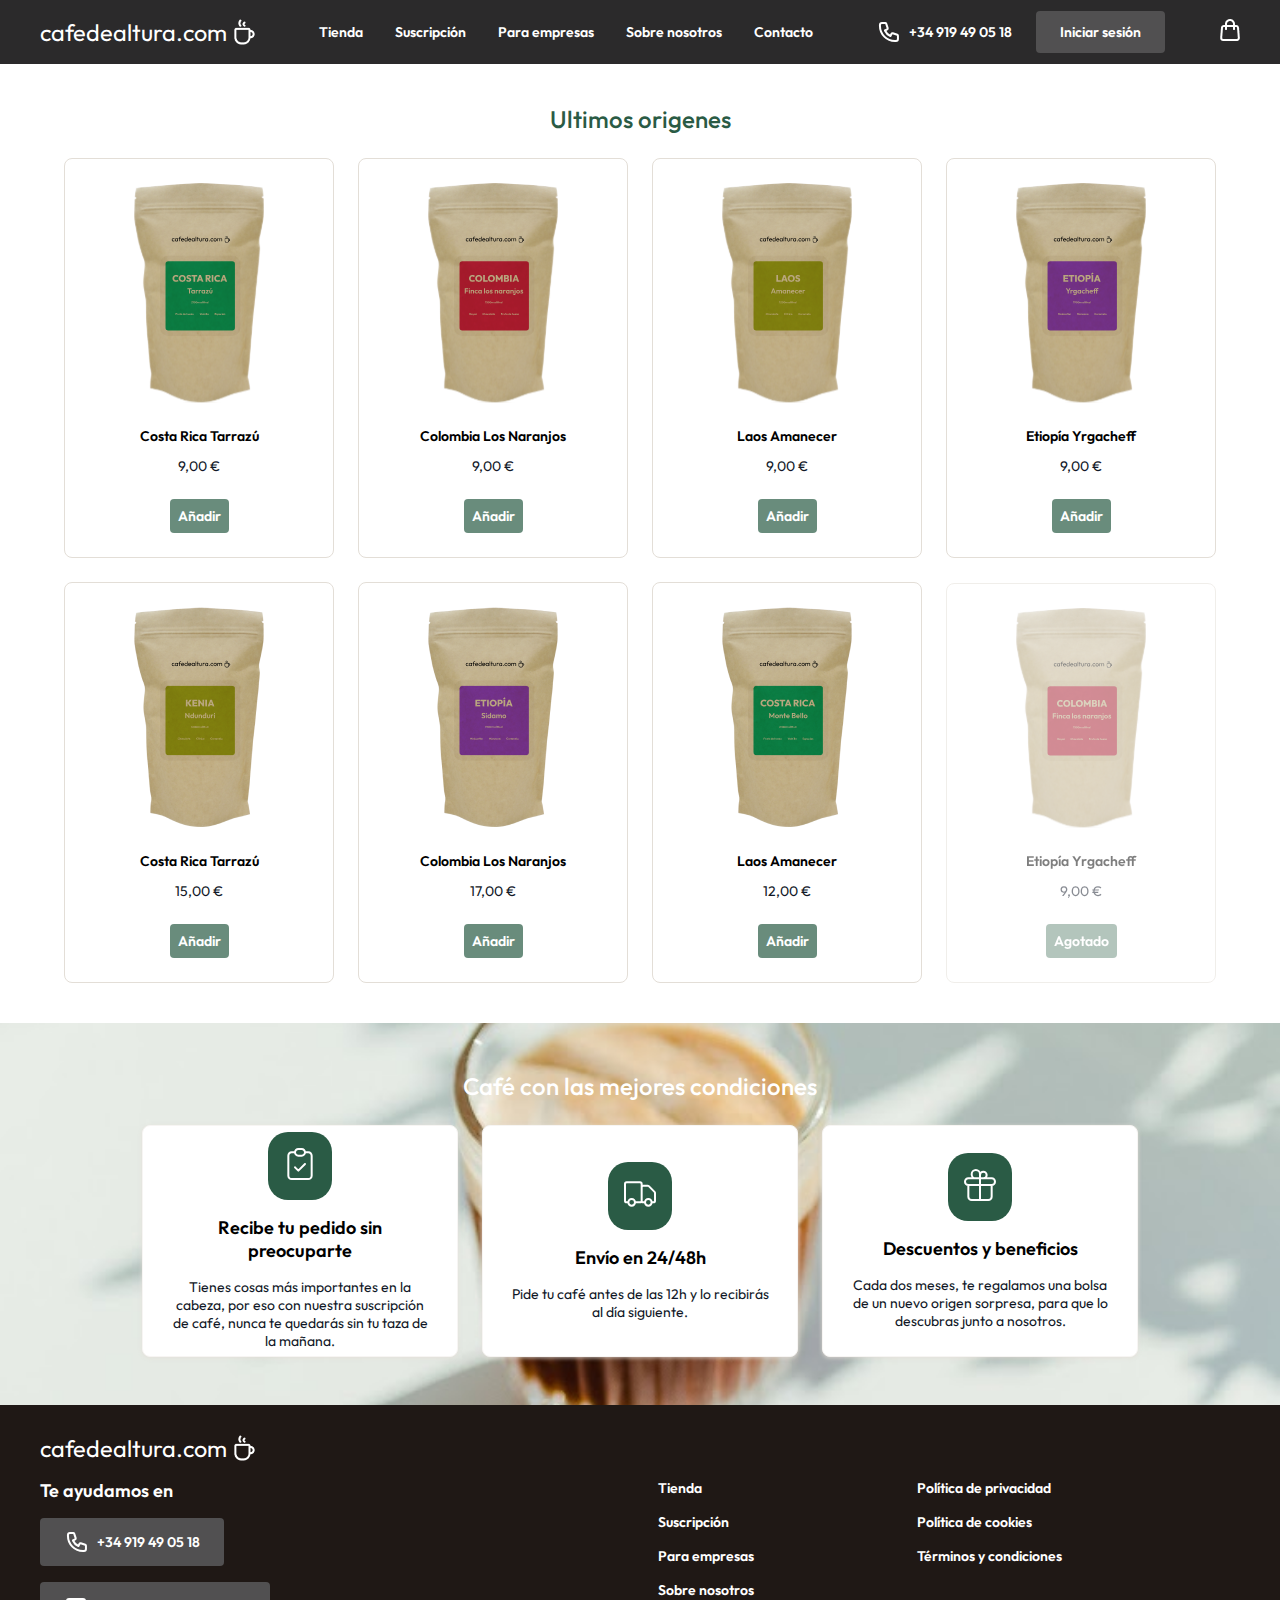
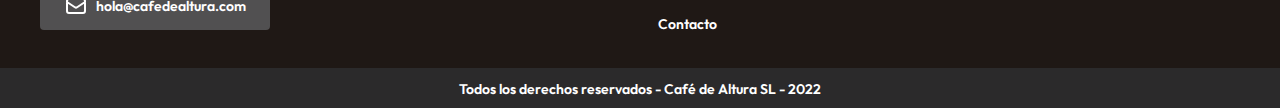
<file: tienda.html>
<!DOCTYPE html>
<html lang="en">
  <head>
    <meta charset="UTF-8" />
    <meta name="viewport" content="width=device-width, initial-scale=1.0" />
    <link rel="preconnect" href="https://fonts.googleapis.com" />
    <link rel="preconnect" href="https://fonts.gstatic.com" crossorigin />
    <link
      href="https://fonts.googleapis.com/css2?family=Outfit&display=swap"
      rel="stylesheet"
    />
    <link rel="stylesheet" href="style.css" />
    <title>Café de Altura / Tienda</title>
  </head>
  <body>
    <!-- ------------------------------------------------- NAVBAR SECTION --------------------------------------------- -->
    <header class="display-flex header">
      <nav class="navbar display-flex">
        <figure class="navbar-logo display-flex">
          <a href="index.html"><h4 class="logo">cafedealtura.com</h4></a>
          <img src="assets/icons/ps_coffee-hot.png" alt="logo icon" />
        </figure>

        <ul class="display-flex">
          <li>
            <a href=""><button>Tienda</button></a>
          </li>

          <li>
            <a href=""><button>Suscripción</button></a>
          </li>

          <li>
            <a href=""><button>Para empresas</button></a>
          </li>

          <li>
            <a href=""><button>Sobre nosotros</button></a>
          </li>

          <li>
            <a href=""><button>Contacto</button></a>
          </li>
        </ul>

        <div class="navbar-number-and-login display-flex">
          <figure class="display-flex">
            <img src="assets/icons/Phone.svg" alt="phone icon" />
            <p class="phone-number">+34 919 49 05 18</p>
          </figure>

          <a href=""><button>Iniciar sesión</button></a>
        </div>

        <figure class="cart-icon display-flex">
          <a href="cesta.html"
            ><img src="assets/icons/cart-bag-icon.png" alt="cart icon"
          /></a>
        </figure>
      </nav>
    </header>

    <!-- ------------------------------------------------- SHOP SECTION (CARDS)--------------------------------------------- -->

    <section class="display-flex new-products-section shop-section">
      <h2>Ultimos origenes</h2>
      <!-- ---------------------------------------- PRODUCTS FIRST LINE ---------------------------------  -->
      <div class="display-flex products-container">
        <!-- ------------- COFFE CARD 1 ------------------- -->
        <div class="display-flex new-product-container">
          <figure class="display-flex coffe-bag">
            <img src="assets/images/bag1.svg" alt="" />
          </figure>

          <figcaption class="display-flex">
            <h5>Costa Rica Tarrazú</h5>
            <p>9,00 €</p>
          </figcaption>
          <a href=""><button>Añadir</button></a>
        </div>
        <!-- ------------- COFFE CARD 2 ------------------- -->
        <div class="display-flex new-product-container">
          <figure class="display-flex coffe-bag">
            <img src="assets/images/bag2.svg" alt="" />
          </figure>
          <figcaption class="display-flex">
            <h5>Colombia Los Naranjos</h5>
            <p>9,00 €</p>
          </figcaption>
          <a href=""><button>Añadir</button></a>
        </div>
        <!-- ------------- COFFE CARD 3 ------------------- -->
        <div class="display-flex new-product-container">
          <figure class="display-flex coffe-bag">
            <img src="assets/images/bag3.svg" alt="" />
          </figure>
          <figcaption class="display-flex">
            <h5>Laos Amanecer</h5>
            <p>9,00 €</p>
          </figcaption>
          <a href=""><button>Añadir</button></a>
        </div>
        <!-- ------------- COFFE CARD 4 ------------------- -->
        <div class="display-flex new-product-container">
          <figure class="display-flex coffe-bag">
            <img src="assets/images/bag4.svg" alt="" />
          </figure>
          <figcaption class="display-flex">
            <h5>Etiopía Yrgacheff</h5>
            <p>9,00 €</p>
          </figcaption>
          <a href=""><button>Añadir</button></a>
        </div>
      </div>

      <!-- ---------------------------------------- PRODUCTS SECOND LINE ---------------------------------  -->
      <div class="display-flex products-container">
        <!-- ------------- COFFE CARD 5 ------------------- -->
        <div class="display-flex new-product-container">
          <figure class="display-flex coffe-bag">
            <img src="assets/images/bag5.png" alt="" />
          </figure>

          <figcaption class="display-flex">
            <h5>Costa Rica Tarrazú</h5>
            <p>15,00 €</p>
          </figcaption>
          <a href=""><button>Añadir</button></a>
        </div>
        <!-- ------------- COFFE CARD 6 ------------------- -->
        <div class="display-flex new-product-container">
          <figure class="display-flex coffe-bag">
            <img src="assets/images/bag6.png" alt="" />
          </figure>
          <figcaption class="display-flex">
            <h5>Colombia Los Naranjos</h5>
            <p>17,00 €</p>
          </figcaption>
          <a href=""><button>Añadir</button></a>
        </div>
        <!-- ------------- COFFE CARD 7 ------------------- -->
        <div class="display-flex new-product-container">
          <figure class="display-flex coffe-bag">
            <img src="assets/images/bag7.png" alt="" />
          </figure>
          <figcaption class="display-flex">
            <h5>Laos Amanecer</h5>
            <p>12,00 €</p>
          </figcaption>
          <a href=""><button>Añadir</button></a>
        </div>
        <!-- ------------- COFFE CARD 8 ------------------- -->
        <div class="display-flex new-product-container out-of-stock">
          <figure class="display-flex coffe-bag">
            <img src="assets/images/bag2.svg" alt="" />
          </figure>
          <figcaption class="display-flex">
            <h5>Etiopía Yrgacheff</h5>
            <p>9,00 €</p>
          </figcaption>
          <a href=""
            ><button disabled class="out-of-stock-button">Agotado</button></a
          >
        </div>
      </div>
    </section>

    <!-- ------------------------------------------------- CONDITIONS SECTION (CARDS)--------------------------------------------- -->

    <section class="display-flex conditions-section">
      <h2 class="white-h2">Café con las mejores condiciones</h2>
      <div class="display-flex cards-container">
        <article class="display-flex condition-cards">
          <figure class="condition-cards-icon">
            <img src="assets/icons/Clipboard check.svg" alt="" />
          </figure>
          <h3>Recibe tu pedido sin preocuparte</h3>
          <p>
            Tienes cosas más importantes en la cabeza, por eso con nuestra
            suscripción de café, nunca te quedarás sin tu taza de la mañana.
          </p>
        </article>

        <article class="display-flex condition-cards">
          <figure class="condition-cards-icon">
            <img src="assets/icons/Truck.svg" alt="" />
          </figure>
          <h3>Envío en 24/48h</h3>
          <p>Pide tu café antes de las 12h y lo recibirás al día siguiente.</p>
        </article>

        <article class="display-flex condition-cards">
          <figure class="condition-cards-icon">
            <img src="assets/icons/Gift.svg" alt="" />
          </figure>
          <h3>Descuentos y beneficios</h3>
          <p>
            Cada dos meses, te regalamos una bolsa de un nuevo origen sorpresa,
            para que lo descubras junto a nosotros.
          </p>
        </article>
      </div>
    </section>

    <!-- ------------------------------------------------- FOOTER SECTION --------------------------------------------- -->

    <section class="display-flex flex-column page-footer">
      <article class="display-flex flex-column footer-info-container">
        <figure class="navbar-logo display-flex">
          <a href="index.html"><h4 class="logo">cafedealtura.com</h4></a>
          <img src="assets/icons/ps_coffee-hot.png" alt="logo icon" />
        </figure>

        <div class="display-flex footer-info">
          <div class="display-flex flex-column footer-support">
            <h3>Te ayudamos en</h3>
            <a href="">
              <button>
                <figure class="display-flex">
                  <img src="assets/icons/Phone.svg" alt="phone icon" />
                  <p class="phone-number">+34 919 49 05 18</p>
                </figure>
              </button>
            </a>

            <a href="">
              <button>
                <figure class="display-flex">
                  <img src="assets/icons/Mail-white.svg" alt="mail icon" />
                  <p class="">hola@cafedealtura.com</p>
                </figure>
              </button>
            </a>
          </div>

          <div class="display-flex footer-column column-1">
            <ul class="display-flex flex-column">
              <li>
                <a href="tienda.html">Tienda</a>
              </li>

              <li>
                <a href="">Suscripción</a>
              </li>

              <li>
                <a href="">Para empresas</a>
              </li>

              <li>
                <a href="">Sobre nosotros</a>
              </li>

              <li>
                <a href="">Contacto</a>
              </li>
            </ul>
          </div>

          <div class="display-flex footer-column column-2">
            <ul class="display-flex flex-column">
              <li>
                <a href="">Política de privacidad</a>
              </li>

              <li>
                <a href="">Política de cookies</a>
              </li>

              <li>
                <a href="">Términos y condiciones</a>
              </li>
            </ul>
          </div>
        </div>
      </article>
      <footer class="display-flex copyright-footer">
        <p>Todos los derechos reservados - Café de Altura SL - 2022</p>
      </footer>
    </section>
  </body>
</html>
</file>
<file: style.css>
* {
  margin: 0;
  padding: 0;
  box-sizing: border-box;
  font-family: "Outfit", sans-serif;
}

:root {
  --Grey: #515051;
  --Dark-grey: #2b2a2b;
  --Black: #1f1815;
  --Taupe: #e3ded7;
  --Green: #2a5b45;
  --Off-white: #f7f5f3;
  --White: #fff;
}

h1 {
  font-size: 40px;
  font-weight: 600;
}

h2 {
  font-size: 24px;
  font-weight: 500;
}

h3 {
  font-size: 18px;
  font-weight: 600;
}

h4 {
  font-size: 23.463px;
  font-weight: 400;
}

p {
  font-size: 14px;
  font-weight: 400;
  color: #111827;
}

li {
  list-style: none;
}

a {
  text-decoration: none;
}

button {
  padding: 12px 24px;
  font-size: 14px;
  font-weight: 600;
  border-radius: 4px;
  border: none;
  outline: none;
}

.display-flex {
  display: flex;
}

.flex-column {
  flex-direction: column;
}

/* ------------------------------------------------- NAVBAR SECTION ---------------------------------------------  */

.header {
  /* border: 1px solid red; */
  background-color: var(--Dark-grey);
  height: 64px;
  padding: 12px 40px;
  color: var(--White);

  justify-content: center;
  align-items: center;
}

.navbar {
  /* border: 1px solid green; */
  width: 100vw;
  justify-content: space-between;
  align-items: center;
}

.navbar-logo {
  align-items: center;
  gap: 7.332px;
}

.navbar-logo a {
  color: var(--White);
}

.navbar ul {
  align-items: center;
  gap: 16px;
}

.navbar ul button {
  background: none;
  color: var(--White);
  padding: 8px;
}

.navbar ul button:hover {
  border-radius: 10px;
  background: rgba(247, 245, 243, 0.1);
}

.navbar-number-and-login {
  align-items: center;
  gap: 24px;
}

.navbar-number-and-login p {
  color: var(--White);
  font-weight: 600;
}

.navbar-number-and-login figure {
  align-items: center;
  gap: 8px;
}

.navbar-number-and-login p {
  width: 600;
}

.navbar-number-and-login button {
  color: var(--White);
  background: var(--Grey);
}

.cart-icon {
  align-items: center;
  gap: 8px;
}

/* ------------------------------------------------- MAIN SECTION (HERO) ---------------------------------------------  */

.main-section {
  padding: 48px 40px;
}

.main-section .wrapper {
  justify-content: space-between;
  align-items: center;
  gap: 24px;
}

.wrapper .main-left-info {
  flex-direction: column;
  gap: 16px;
}

.main-left-info h3 {
  color: var(--Green);
}

.main-buttons {
  gap: 16px;
}

.main-buttons .black-button {
  background: var(--Black);
  color: var(--White);
}

.main-buttons .green-button {
  background: var(--Green);
  color: var(--White);
}

.wrapper .main-image img {
  height: 390px;
}

/* ------------------------------------------------- CONDITIONS SECTION (CARDS) ---------------------------------------------  */

.conditions-section {
  /* border: 1px solid yellow; */
  flex-direction: column;
  justify-content: center;
  align-items: center;
  padding: 48px 147px;
  gap: 24px;
  background-image: url(assets/images/condition-cards-background.jpg);
  background-size: cover;
  background-position: center;
}

.white-h2 {
  color: var(--White);
}

.conditions-section .cards-container {
  /* border: 1px solid red; */
  justify-content: center;
  align-items: center;
  gap: 24px;
}

.cards-container .condition-cards {
  width: 316px;
  height: 232px;
  flex-direction: column;
  justify-content: center;
  align-items: center;
  text-align: center;
  padding: 24px;
  gap: 16px;
  border-radius: 8px;
  border: 1px solid var(--Off-white);
  background: var(--White);
  box-shadow: 0px 1px 4px 0px rgba(227, 222, 215, 0.8);
  /* border: 1px solid blue; */
}

.condition-cards-icon {
  background: var(--Green);
  padding: 12px;
  border-radius: 20px;
}

.condition-cards-icon img {
  height: 40px;
  width: 40px;
}

/* -------------------------------------------------  NEW PRODUCTS SECTION (CARDS) ---------------------------------------------  */

.new-products-section {
  flex-direction: column;
  justify-content: center;
  align-items: center;
  padding: 40px;
  gap: 40px;
}

.new-products-section h2 {
  color: var(--Green);
}

.new-products-section .products-container {
  justify-content: center;
  align-items: center;
  gap: 24px;
}

.products-container figcaption {
  flex-direction: column;
  justify-content: center;
  align-items: center;

  gap: 12px;
}

.products-container .new-product-container {
  flex-direction: column;
  justify-content: center;
  align-items: center;
  border-radius: 8px;
  border: 1px solid var(--Taupe);
  gap: 24px;
  padding: 24px;
  background: var(--White);
}

.new-product-container h5 {
  font-size: 14px;
  font-weight: 600;
}

.products-container .new-product-container:hover {
  background: var(--Off-white);
}

.new-product-container button {
  padding: 8px;
  border-radius: 4px;
  background: rgba(42, 91, 69, 0.7);
  color: var(--White);
}

.new-product-container:hover button {
  background: var(--Green);
}

.new-products-section .new-product-footer {
  gap: 16px;
}

.new-product-footer img {
  width: 24px;
  height: 24px;
}

.new-product-footer a {
  color: #000;
}

.footer-link {
  text-decoration-line: underline;
  font-size: 14px;
  font-weight: 600;
}

/* -------------------------------------------------  FAQ SECTION ---------------------------------------------  */

.faq-section {
  /* border: 1px solid red; */
  height: 604.2px;
  flex-direction: column;
  justify-content: center;
  align-items: center;
  padding: 48px 386px;
  gap: 24px;
  background: var(--Green);
}

.question-title {
  justify-content: space-between;
}

.question-title .arrow-button {
  background-image: url(assets/icons/arrow\ down.svg);
  background-repeat: no-repeat;
  background-color: var(--White);
  padding: 10px;
}

.faq-container .answers {
  height: 0px;
  overflow: hidden;
  transition: 0.5s;
}

.faq-container article:hover .arrow-button {
  background-image: url(assets/icons/arrow\ up.svg);
}

.faq-container article:hover .answers {
  height: auto;
  overflow: visible;
}

/* ----------------------------  */

.question-title h3 {
  color: var(--Dark-grey);
}

.faq-section .footer-link {
  color: var(--White);
}

.faq-section footer {
  gap: 16px;
}

.faq-container {
  flex-direction: column;
  justify-content: center;
  align-items: center;
  gap: 16px;
}

.faq-container p {
  font-size: 12px;
  font-weight: 400;
  color: var(--Dark-grey);
}

.faq-container article {
  flex-direction: column;
  justify-content: center;
  /* align-items: center; */
  width: 668px;
  padding: 24px;
  gap: 16px;
  border-radius: 10px;
  background: var(--White);
}

.faq-container article .answers {
  gap: 16px;
}

/* -------------------------------------------------  TASTE SECTION ---------------------------------------------  */

.taste-section {
  justify-content: center;
  align-items: center;
  padding: 44.607px 40px 45.393px 40px;
}

.taste-container {
  /* border: 1px solid red; */
  align-items: center;
  justify-content: space-between;
  width: 1200px;
}

.taste-container h2 {
  color: var(--Green);
}

.taste-container aside {
  /* border: 1px solid blue; */
  width: 457px;
  flex-direction: column;
  gap: 16px;
}

.taste-container .footer-link {
  color: #000;
}

/* -------------------------------------------------  SPLIT TWO TONES SECTION ---------------------------------------------  */

.split-tones-section {
  background: var(--Taupe);
  justify-content: center;
  /* padding: 0 40px; */
}

.split-container a {
  color: #000;
}

.split-container {
  justify-content: center;
  gap: 24px;
}

.split-container h3 {
  font-size: 18px;
  font-weight: 600;
  color: #111827;
}

.split-container article {
  /* border: 1px solid green; */
  width: 538px;
  flex-direction: column;
  justify-content: center;
  gap: 32px;
}

.split-container article p {
  color: #6b7280;
}

.split-container .title {
  gap: 12px;
}

.information-container {
  /* border: 1px solid yellow; */
  gap: 24px;
}

.information-container .phone-number,
.information-container .support-mail {
  gap: 12px;
}

.form-container {
  /* border: 1px solid red; */
  width: 588px;
  padding: 32px 32px 32px 48px;
  justify-content: center;
  align-items: center;
  background: var(--White);
  box-shadow: 0px 4px 4px 0px rgba(0, 0, 0, 0.25);
}

.form-container form {
  /* border: 1px solid black; */
  gap: 24px;
}

.phone-cod-selection {
  background: var(--White);
  border: none;
  padding: 5px 7px;
}

.form-inputs {
  border-radius: 6px;
  border: 1px solid #d1d5db;
}

.form-inputs:hover {
  border: 1px solid #9b9ea3;
}

.form-inputs:focus {
  outline: 2px solid #3f8f6b;
}
/* ------------------- focus -------------------------  */
.phone-information:focus-within {
  outline: 2px solid #3f8f6b;
}

.form-container label {
  font-size: 12px;
  font-weight: 400;
  color: #374151;
}

.number-input {
  outline: none;
}

.form-container input {
  height: 34px;
  padding: 9px 13px;
}

form textarea {
  padding: 13px 0 0 17px;
}

.phone-information {
  align-items: center;
  width: 100%;
}

.phone-information .number-input {
  width: 87%;
  border: none;
  padding: 3px 15px;
}

.phone-selection selector-arrow {
  height: 20px;
  width: 20px;
}

.input-gap {
  gap: 4px;
}

.form-button button {
  background: var(--Green);
  color: var(--White);
}

.privacy-info p {
  color: #374151;
}

.privacy-info {
  align-items: flex-end;
  gap: 12px;
}

.privacy-info input {
  width: 16px;
  height: 16px;
  border-radius: 4px;
  border: 1px solid #d1d5db;
  background: var(--White);
}

/* .form-checkbox:active {
  color: var(--Green);
} */

/* -------------------------------------------------  FOOTER SECTION ---------------------------------------------  */

.page-footer {
  /* border: 1px solid red; */
  justify-content: center;
  align-items: center;
  padding-top: 28.607px;
  gap: 37.732px;
  background: #1f1815;
}

.footer-info-container {
  /* border: 1px solid yellow; */
  width: 1200px;
  gap: 16px;
}

.footer-info-container .navbar-logo h4 {
  color: var(--White);
  font-size: 23.463px;
  font-weight: 400;
}

.footer-info {
  /* border: 1px solid blue; */
  width: 1132px;
  height: 152px;
  justify-content: space-between;
  color: var(--White);
  /* align-items: flex-start; */
}

.footer-support {
  width: 255.333px;
}

.footer-support figure {
  gap: 8px;
  align-items: center;
}

.footer-support,
.footer-column {
  /* border: 1px solid green; */
  font-size: 14px;
  font-weight: 600;
}

.footer-support,
.footer-column ul {
  gap: 16px;
}

.footer-support p,
.footer-column a {
  color: var(--White);
  font-weight: 600;
}

.footer-support button {
  background: var(--Grey);
}

.copyright-footer {
  width: 100%;
  height: 40px;
  padding: 12px 0px;
  justify-content: center;
  background: var(--Dark-grey);
}

.copyright-footer p {
  font-size: 14px;
  font-weight: 600;
  color: var(--White);
}

.column-2 {
  width: 255.333px;
}

.column-1 {
  transform: translateX(100px);
}

/* --------------------------------------------------------------------------------------------------------------------------------  */
/* ------------------------------------------------------- SHOP PAGE --------------------------------------------------------------  */
/* --------------------------------------------------------------------------------------------------------------------------------  */

.shop-section {
  padding: 40px;
  gap: 24px;
}

.products-container .out-of-stock {
  opacity: 0.5;
}

/* --------------------------------------------------------------------------------------------------------------------------------  */
/* ------------------------------------------------------- CART PAGE --------------------------------------------------------------  */
/* --------------------------------------------------------------------------------------------------------------------------------  */

.cart-section {
  /* border: 1px solid green; */
  height: 772px;
  /* 86.5vh; */
  align-items: center;
  padding: 40px;
  gap: 24px;
}

.cart-section h2 {
  color: var(--Green);
}
.cart-products-and-total-container {
  /* border: 1px solid red; */
  padding: 8px;
  gap: 24px;
}

.cart-products {
  /* border: 1px solid black; */
  gap: 24px;
}

.products {
  /* border: 1px solid purple; */
  justify-content: space-between;
  gap: 24px;
}

.product-column {
  width: 506.34px;
  gap: 4px;
}

.product-column .product-name {
  font-weight: 600;
}

.cart-products .product-img img {
  align-self: center;
  width: 55.66px;
  height: 55.66px;
}

.product-counter {
  align-items: center;
  gap: 8px;
}

.counter-circle-container {
  align-items: center;
}

.product-counter p {
  color: var(--Green, #2a5b45);
  text-align: center;
  font-size: 12px;
  font-weight: 400;
}

.plus-button {
  background-image: url(assets/icons/plus-symbol.svg);
  background-repeat: no-repeat;
  padding: 0;
  background-color: var(--White);
}

.counter-circle {
  width: 24px;
  height: 24px;
  padding: 8px;
  gap: 8px;
  border-radius: 200px;
  background: rgba(42, 91, 69, 0.1);
}

.minus-button {
  background-image: url(assets/icons/minus-symbol.svg);
  background-repeat: no-repeat;
  padding: 0;
  background-color: var(--White);
}

.cart-products button {
  width: 24px;
  height: 24px;
}

.free-shipping-option {
  gap: 16px;
}

.urgent-shipping-option {
  gap: 16px;
}

.shipping-days {
  width: 100%;
  gap: 4px;
}

.shipping-time {
  font-weight: 600;
}

/* -------------------------------- TOTAL ASIDE CONTAINER ------------------  */
.cart-total-container {
  /* border: 1px solid blue; */
  width: 384px;
  height: 280px;
  padding: 24px;
  gap: 16px;
  background: #f7f5f3;
  border-radius: 10px;
}

.weight-600-text {
  font-weight: 600;
}

.divider-line-total {
  width: 336px;
  height: 1px;
}

.flex-space-between {
  justify-content: space-between;
}

.total-payment {
  gap: 8px;
}

.iva-amount {
  font-size: 12px;
}

.total-payment .amount {
  align-self: flex-end;
}

.cart-amounts {
  gap: 16px;
}

.total-buttons {
  gap: 16px;
}

.checkout-button {
  background: var(--Green);
  color: var(--White);
}

.keep-shopping-button {
  background: #f7f5f3;
  color: var(--Green);
}

/* --------------------------------------------------------------------------------------------------------------------------------  */
/* ------------------------------------------------------- CHECKOUT PAGE ----------------------------------------------------------  */
/* --------------------------------------------------------------------------------------------------------------------------------  */

.checkout-section {
  /* align-items: center; */
  gap: 24px;
  padding: 40px;
  align-items: center;
}

.checkout-title {
  color: var(--Green);
}

.forms-and-total-container {
  gap: 24px;
}

.checkout-main-container {
  /* border: 1px solid blue; */
  gap: 24px;
}

.pay-option {
  gap: 16px;
  align-items: center;
}

.pay-information {
  gap: 4px;
}

.price-square {
  width: 55px;
  height: 24px;
}

.first-form-cheackout {
  gap: 8px;
  width: 279px;
}

.form-bold-title {
  font-weight: 600;
}

.card-information {
  flex-grow: 1;
  gap: 24px;
}

.fit-content {
  width: 111.7px;
}

.card-details {
  width: 127.5px;
}

.address-details {
  width: 249px;
}

.checkout-form-inputs {
  padding: 10px 8px;
}

.checkout-main-container form label {
  display: flex;
  flex-direction: column;
  font-size: 12px;
  font-weight: 400;
  gap: 3px;
}

.bizum-icon {
  width: 69.231px;
  height: 30px;
}

.second-form-checkout {
  /* border: 1px solid red; */
  width: 521px;
  gap: 8px;
}

.four-inputs-checkout {
  gap: 24px;
}

.checkout-divider {
  width: 776px;
}

.checkout-button-page {
  color: var(--White);
  background: #e3ded7;
}

/* --------------------------------------------------------------------------------------------------------------------------------  */
/* ------------------------------------------------------- SUCCESS PAGE ----------------------------------------------------------  */
/* --------------------------------------------------------------------------------------------------------------------------------  */

.success-section {
  align-items: center;
  height: 1054px;
  padding: 40px;
  gap: 24px;
}

.success-title {
  align-items: center;
  text-align: center;
  gap: 24px;
}

.success-content-title {
  width: 346px;
}

.success-products {
  width: 1200px;
  padding: 24px;
  background: var(--Off-white);
  border-radius: 10px;
}

.success-products-line {
  justify-content: space-between;
  gap: 24px;
}

.left-success-products {
  gap: 24px;
}

.success-button-page {
  background: var(--Green);
  color: var(--White);
}
</file>
